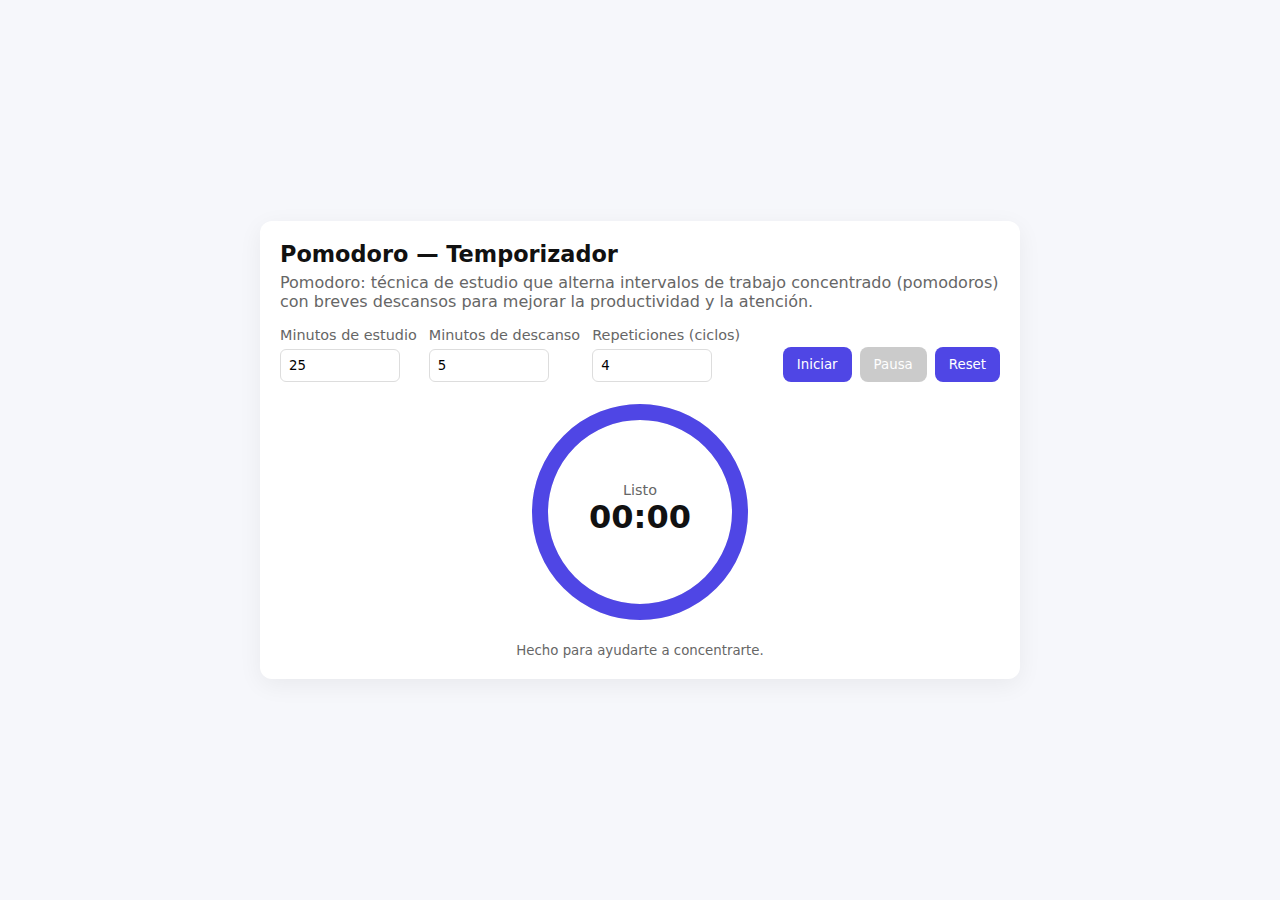
<file: index.html>
<!doctype html>
<html lang="es">
<head>
	<meta charset="utf-8" />
	<meta name="viewport" content="width=device-width,initial-scale=1" />
	<title>Pomodoro - Temporizador</title>
	<link rel="stylesheet" href="styles.css">
</head>
<body>
	<main class="container">
		<header>
			<h1>Pomodoro — Temporizador</h1>
			<p class="definition">
				Pomodoro: técnica de estudio que alterna intervalos de trabajo concentrado (pomodoros) con breves descansos para mejorar la productividad y la atención.
			</p>
		</header>

		<section class="controls">
			<label>
				Minutos de estudio
				<input id="studyMinutes" type="number" min="1" max="180" value="25">
			</label>
			<label>
				Minutos de descanso
				<input id="restMinutes" type="number" min="1" max="60" value="5">
			</label>
			<label>
				Repeticiones (ciclos)
				<input id="cycles" type="number" min="1" max="20" value="4">
			</label>

			<div class="buttons">
				<button id="startBtn">Iniciar</button>
				<button id="pauseBtn" disabled>Pausa</button>
				<button id="resetBtn">Reset</button>
			</div>
		</section>

		<section class="timer-area">
			<div class="ring-wrap">
				<svg class="progress-ring" width="220" height="220">
					<circle class="ring-bg" cx="110" cy="110" r="100" />
					<circle class="ring" cx="110" cy="110" r="100" />
				</svg>
				<div class="time-display">
					<div id="modeLabel">Listo</div>
					<div id="time">00:00</div>
					<div id="cycleInfo"></div>
				</div>
			</div>
		</section>

		<footer>
			<small>Hecho para ayudarte a concentrarte.</small>
		</footer>
	</main>

	<script src="app.js"></script>
</body>
</html>
</file>
<file: styles.css>
:root{
	--bg:#f6f7fb;
	--card:#ffffff;
	--accent:#ff6b6b;
	--muted:#666;
	--ring-bg:#e6e6e6;
	--ring-fg:#4f46e5;
}
*{box-sizing:border-box;font-family:system-ui,-apple-system,Segoe UI,Roboto,"Helvetica Neue",Arial;}
body{margin:0;background:var(--bg);color:#111;display:flex;min-height:100vh;align-items:center;justify-content:center;}
.container{width:min(760px,94%);background:var(--card);padding:20px;border-radius:12px;box-shadow:0 6px 24px rgba(12,12,20,0.06);}
header h1{margin:0 0 6px;font-size:1.4rem;}
.definition{margin:0 0 16px;color:var(--muted);}

.controls{display:flex;gap:12px;flex-wrap:wrap;align-items:end;}
.controls label{display:flex;flex-direction:column;font-size:0.9rem;color:var(--muted);}
.controls input{padding:8px;border-radius:6px;border:1px solid #ddd;width:120px;margin-top:6px;}

.buttons{display:flex;gap:8px;margin-left:auto;}
button{padding:10px 14px;border-radius:8px;border: none;background:var(--ring-fg);color:#fff;cursor:pointer;}
button[disabled]{opacity:0.5;cursor:default;background:#999;}

.timer-area{display:flex;justify-content:center;margin-top:20px;}
.ring-wrap{position:relative;width:220px;height:220px;}
.progress-ring{transform:rotate(-90deg);}
.ring-bg{fill:none;stroke:var(--ring-bg);stroke-width:16;}
.ring{fill:none;stroke:var(--ring-fg);stroke-width:16;stroke-linecap:round;transition:stroke-dashoffset 0.3s linear;}
.time-display{position:absolute;inset:0;display:flex;flex-direction:column;align-items:center;justify-content:center;text-align:center;}
#time{font-size:2rem;font-weight:600;}
#modeLabel{font-size:0.9rem;color:var(--muted);}
#cycleInfo{font-size:0.85rem;color:var(--muted);margin-top:6px;}
footer{margin-top:18px;text-align:center;color:var(--muted);}
</file>
